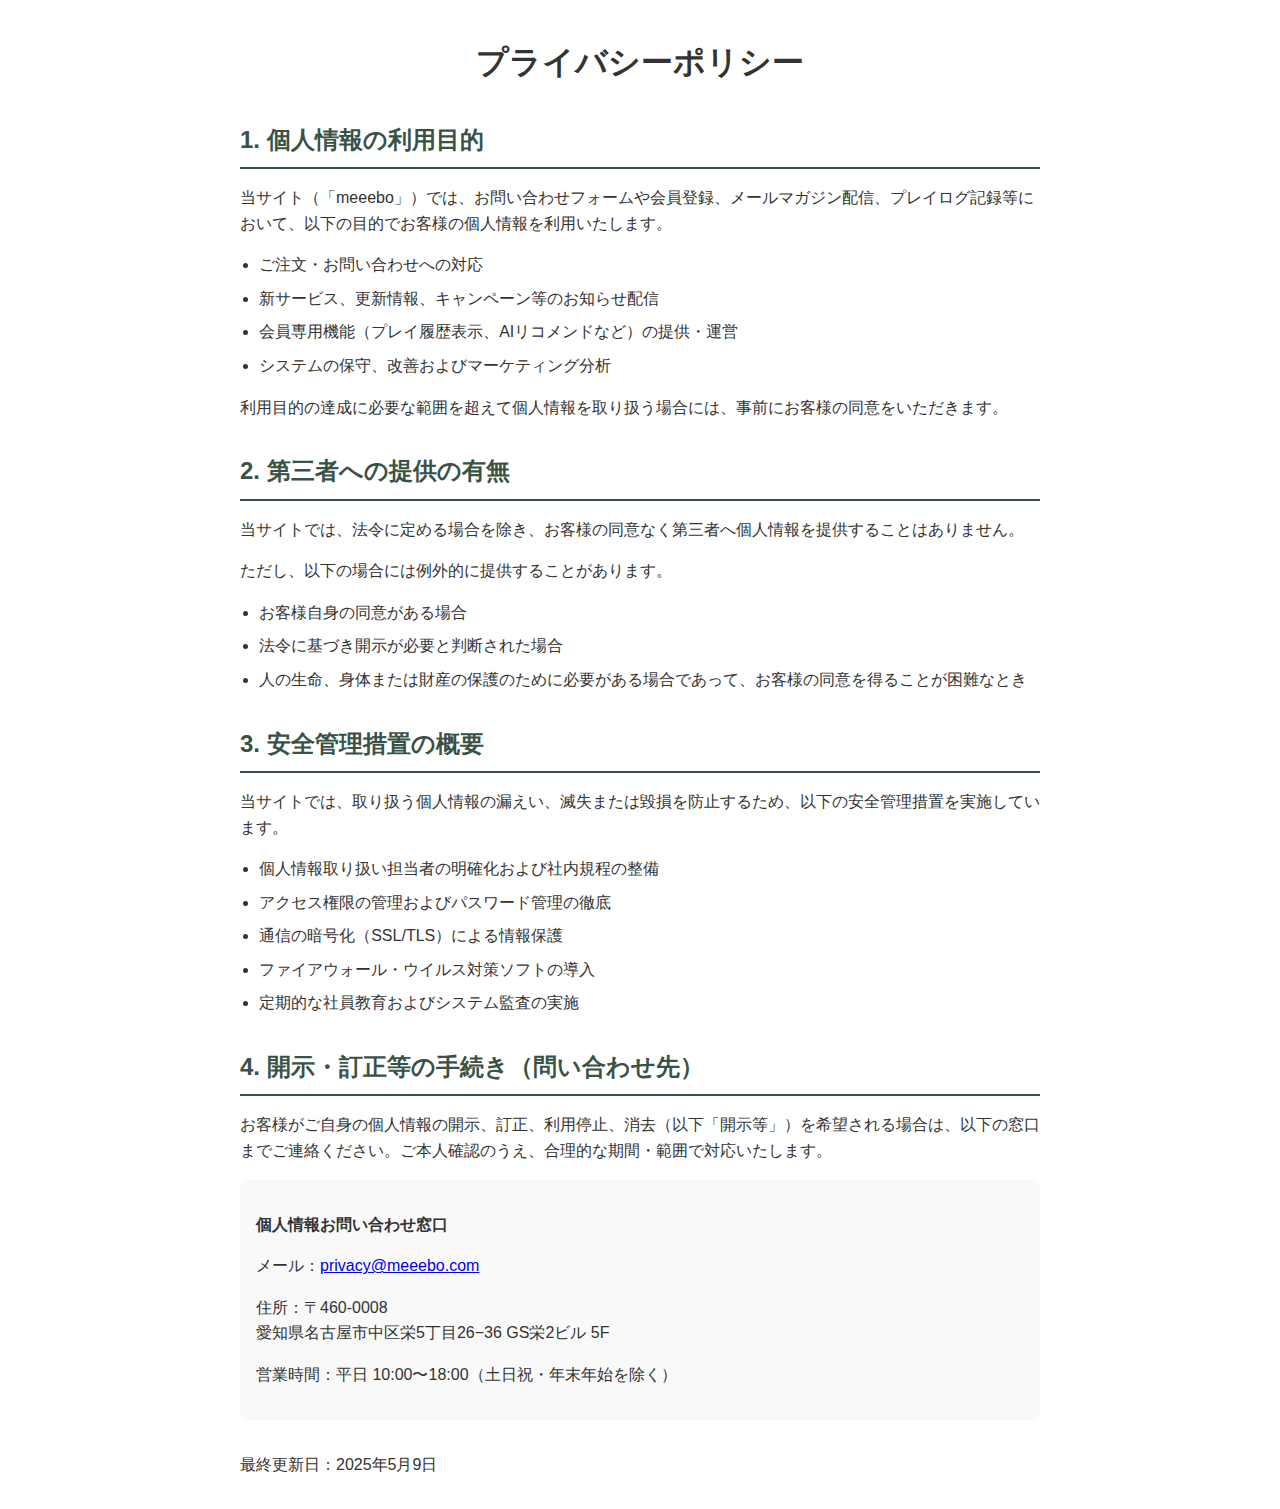
<file: app/templates/timel/policy.html>
<!DOCTYPE html>
<html lang="ja">
<head>
  <meta charset="UTF-8">
  <meta name="viewport" content="width=device-width,initial-scale=1.0">
  <title>プライバシーポリシー｜meeebo</title>
  <style>
    body { font-family: sans-serif; line-height: 1.6; color: #333; margin: 0; padding: 1rem; max-width: 800px; margin-left: auto; margin-right: auto; }
    h1 { text-align: center; margin-bottom: 2rem; }
    section { margin-bottom: 2rem; }
    h2 { border-bottom: 2px solid #395246; padding-bottom: 0.5rem; margin-bottom: 1rem; color: #395246; }
    ul { padding-left: 1.2rem; }
    li { margin-bottom: 0.5rem; }
    .contact { background: #f9f9f9; padding: 1rem; border-radius: 0.4rem; }
  </style>
</head>
<body>

  <h1>プライバシーポリシー</h1>

  <section id="purpose">
    <h2>1. 個人情報の利用目的</h2>
    <p>当サイト（「meeebo」）では、お問い合わせフォームや会員登録、メールマガジン配信、プレイログ記録等において、以下の目的でお客様の個人情報を利用いたします。</p>
    <ul>
      <li>ご注文・お問い合わせへの対応</li>
      <li>新サービス、更新情報、キャンペーン等のお知らせ配信</li>
      <li>会員専用機能（プレイ履歴表示、AIリコメンドなど）の提供・運営</li>
      <li>システムの保守、改善およびマーケティング分析</li>
    </ul>
    <p>利用目的の達成に必要な範囲を超えて個人情報を取り扱う場合には、事前にお客様の同意をいただきます。</p>
  </section>

  <section id="third-party">
    <h2>2. 第三者への提供の有無</h2>
    <p>当サイトでは、法令に定める場合を除き、お客様の同意なく第三者へ個人情報を提供することはありません。</p>
    <p>ただし、以下の場合には例外的に提供することがあります。</p>
    <ul>
      <li>お客様自身の同意がある場合</li>
      <li>法令に基づき開示が必要と判断された場合</li>
      <li>人の生命、身体または財産の保護のために必要がある場合であって、お客様の同意を得ることが困難なとき</li>
    </ul>
  </section>

  <section id="security">
    <h2>3. 安全管理措置の概要</h2>
    <p>当サイトでは、取り扱う個人情報の漏えい、滅失または毀損を防止するため、以下の安全管理措置を実施しています。</p>
    <ul>
      <li>個人情報取り扱い担当者の明確化および社内規程の整備</li>
      <li>アクセス権限の管理およびパスワード管理の徹底</li>
      <li>通信の暗号化（SSL/TLS）による情報保護</li>
      <li>ファイアウォール・ウイルス対策ソフトの導入</li>
      <li>定期的な社員教育およびシステム監査の実施</li>
    </ul>
  </section>

  <section id="inquiry">
    <h2>4. 開示・訂正等の手続き（問い合わせ先）</h2>
    <p>お客様がご自身の個人情報の開示、訂正、利用停止、消去（以下「開示等」）を希望される場合は、以下の窓口までご連絡ください。ご本人確認のうえ、合理的な期間・範囲で対応いたします。</p>
    <div class="contact">
      <p><strong>個人情報お問い合わせ窓口</strong></p>
      <p>メール：<a href="mailto:privacy@meeebo.com">privacy@meeebo.com</a></p>
      <p>住所：〒460-0008<br>愛知県名古屋市中区栄5丁目26−36 GS栄2ビル 5F</p>
      <p>営業時間：平日 10:00〜18:00（土日祝・年末年始を除く）</p>
    </div>
  </section>

  <footer>
    <p>最終更新日：2025年5月9日</p>
  </footer>

</body>
</html>
</file>
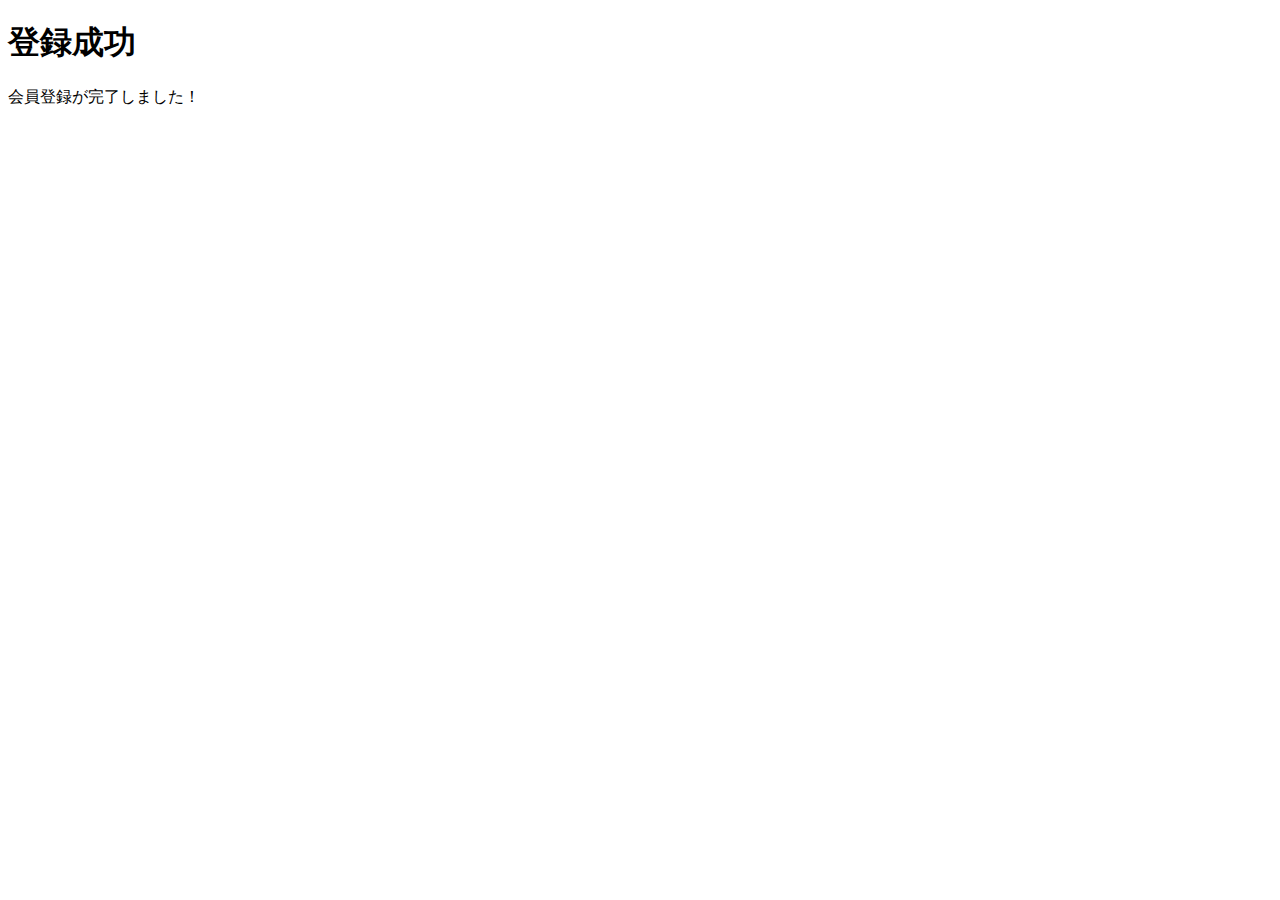
<file: app/templates/timel/success.html>
<!DOCTYPE html>
<html lang="ja">
<head>
    <meta charset="UTF-8">
    <meta name="viewport" content="width=device-width, initial-scale=1.0">
    <title>登録成功</title>
</head>
<body>
    <h1>登録成功</h1>
    <p>会員登録が完了しました！</p>
</body>
</html>
</file>
